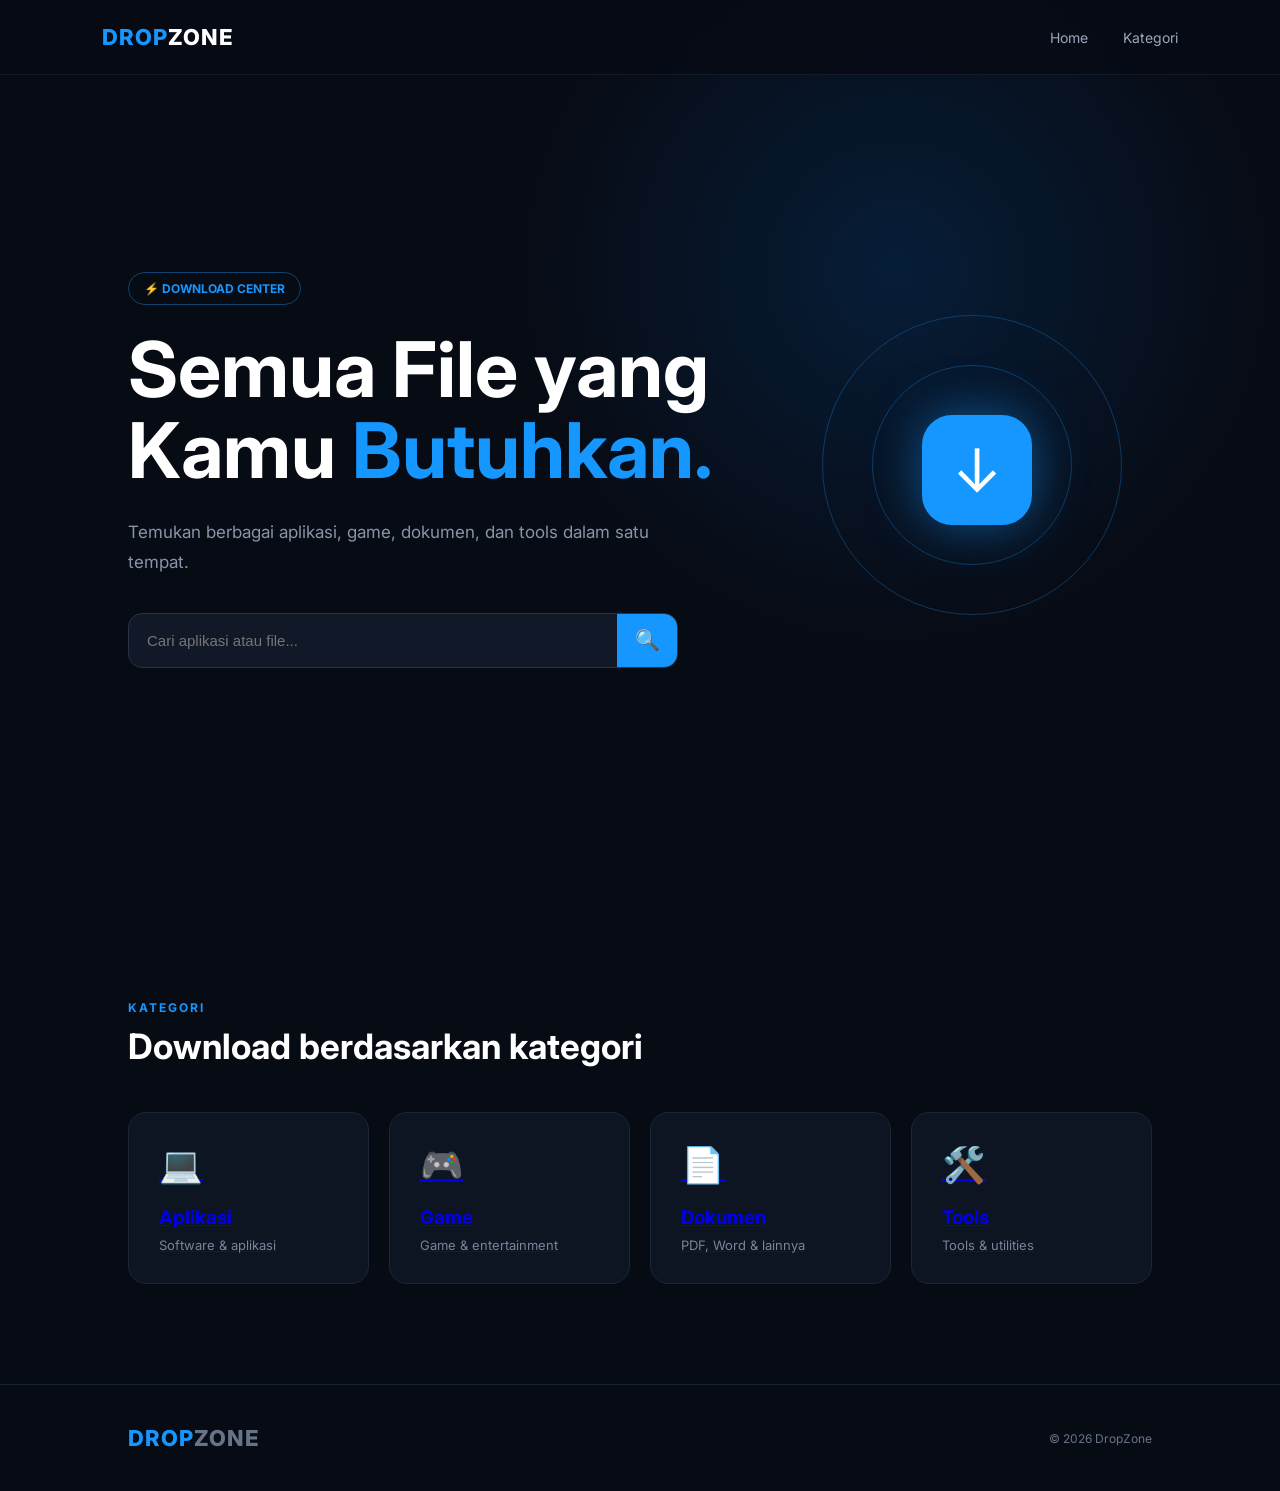
<file: index.html>
<!DOCTYPE html>
<html lang="id">

<head>
    <meta charset="UTF-8">
    <meta name="viewport" content="width=device-width, initial-scale=1.0">

    <title>DropZone - Download Center</title>

    <link rel="stylesheet" href="style.css">

    <link rel="preconnect" href="https://fonts.googleapis.com">
    <link rel="preconnect" href="https://fonts.gstatic.com" crossorigin>
    <link href="https://fonts.googleapis.com/css2?family=Inter:wght@400;500;600;700;800&display=swap" rel="stylesheet">
</head>

<body>

    <!-- NAVBAR -->

    <header class="navbar">

        <div class="logo">
            <span>DROP</span>ZONE
        </div>

        <nav>
            <a href="index.html">Home</a>
            <a href="#categories">Kategori</a>
        </nav>

    </header>


    <!-- COVER -->

    <section class="hero">

        <div class="hero-content">

            <div class="badge">
                ⚡ DOWNLOAD CENTER
            </div>

            <h1>
                Semua File yang Kamu
                <span>Butuhkan.</span>
            </h1>

            <p>
                Temukan berbagai aplikasi, game, dokumen,
                dan tools dalam satu tempat.
            </p>

            <div class="search-box">

                <input
                    type="text"
                    placeholder="Cari aplikasi atau file..."
                >

                <button>
                    🔍
                </button>

            </div>

        </div>


        <div class="hero-decoration">

            <div class="circle circle1"></div>

            <div class="circle circle2"></div>

            <div class="download-icon">
                ↓
            </div>

        </div>

    </section>


    <!-- KATEGORI -->

    <section class="categories" id="categories">

        <div class="section-title">

            <p>KATEGORI</p>

            <h2>
                Download berdasarkan kategori
            </h2>

        </div>


        <div class="category-container">


            <!-- APLIKASI -->

            <a
                href="aplikasi.html"
                class="category-card"
            >

                <div class="category-icon">
                    💻
                </div>

                <h3>
                    Aplikasi
                </h3>

                <p>
                    Software & aplikasi
                </p>

            </a>


            <!-- GAME -->

            <a
                href="game.html"
                class="category-card"
            >

                <div class="category-icon">
                    🎮
                </div>

                <h3>
                    Game
                </h3>

                <p>
                    Game & entertainment
                </p>

            </a>


            <!-- DOKUMEN -->

            <a
                href="dokumen.html"
                class="category-card"
            >

                <div class="category-icon">
                    📄
                </div>

                <h3>
                    Dokumen
                </h3>

                <p>
                    PDF, Word & lainnya
                </p>

            </a>


            <!-- TOOLS -->

            <a
                href="tools.html"
                class="category-card"
            >

                <div class="category-icon">
                    🛠️
                </div>

                <h3>
                    Tools
                </h3>

                <p>
                    Tools & utilities
                </p>

            </a>


        </div>

    </section>


    <!-- FOOTER -->

    <footer>

        <div class="logo">
            <span>DROP</span>ZONE
        </div>

        <p>
            © 2026 DropZone
        </p>

    </footer>

</body>

</html>
</file>
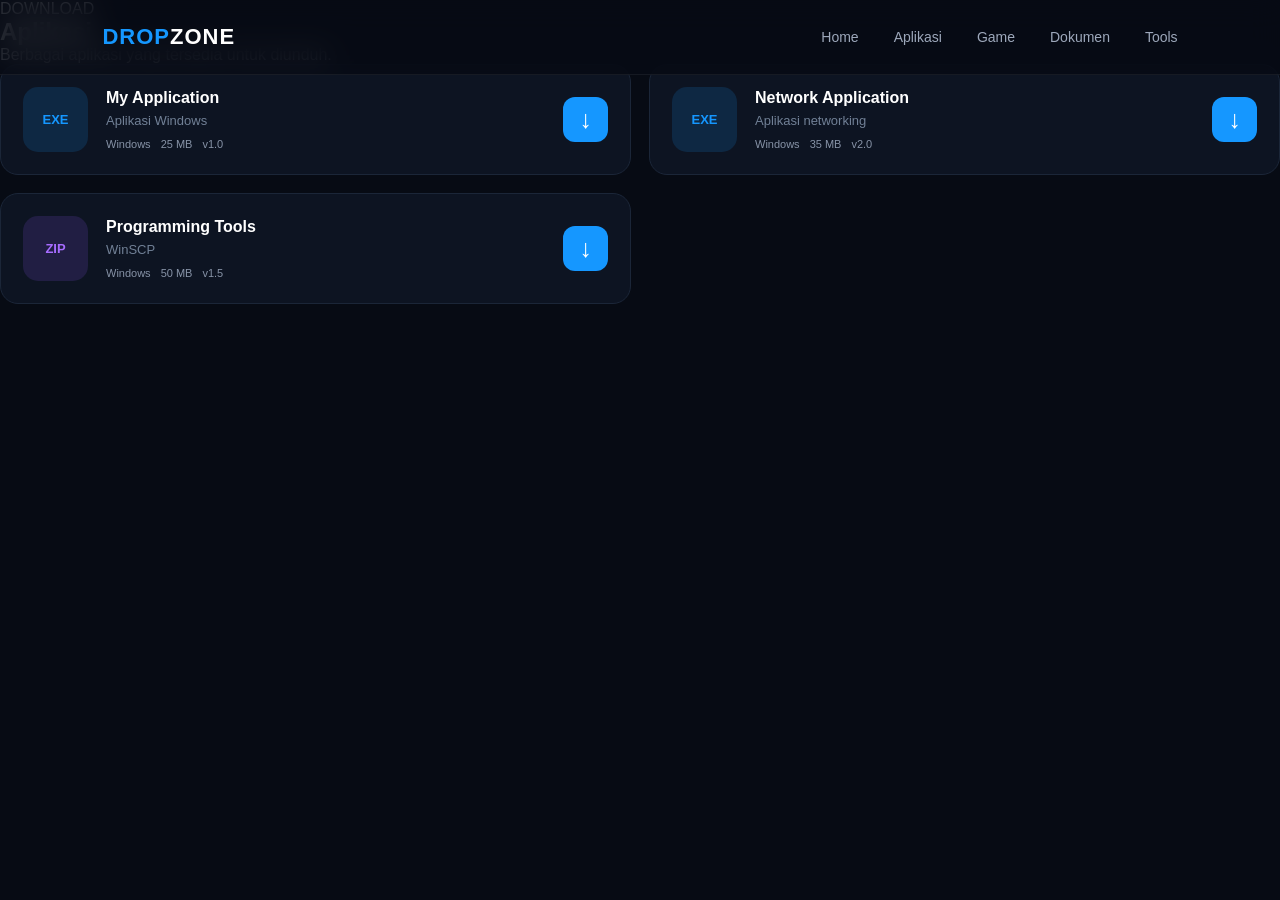
<file: aplikasi.html>
<!DOCTYPE html>
<html lang="id">

<head>

    <meta charset="UTF-8">

    <meta
        name="viewport"
        content="width=device-width, initial-scale=1.0"
    >

    <title>DropZone - Aplikasi</title>

    <link
        rel="stylesheet"
        href="style.css"
    >

</head>


<body>


<header class="navbar">

    <div class="logo">
        <span>DROP</span>ZONE
    </div>

    <nav>

        <a href="index.html">
            Home
        </a>

        <a href="aplikasi.html">
            Aplikasi
        </a>

        <a href="game.html">
            Game
        </a>

        <a href="dokumen.html">
            Dokumen
        </a>

        <a href="tools.html">
            Tools
        </a>

    </nav>

</header>



<section class="downloads-page">


    <div class="page-title">

        <p>
            DOWNLOAD
        </p>

        <h1>
            Aplikasi
        </h1>

        <span>
            Berbagai aplikasi yang tersedia untuk diunduh.
        </span>

    </div>



    <div class="download-grid">


        <!-- FILE 1 -->

        <div class="download-card">

            <div class="file-icon blue">
                EXE
            </div>

            <div class="file-info">

                <h3>
                    My Application
                </h3>

                <p>
                    Aplikasi Windows
                </p>

                <div class="file-detail">

                    <span>
                        Windows
                    </span>

                    <span>
                        25 MB
                    </span>

                    <span>
                        v1.0
                    </span>

                </div>

            </div>


            <a
                href="files/aplikasi/simplewall.zip"
                class="download-btn"
                download
            >
                ↓
            </a>

        </div>



        <!-- FILE 2 -->

        <div class="download-card">

            <div class="file-icon blue">
                EXE
            </div>

            <div class="file-info">

                <h3>
                    Network Application
                </h3>

                <p>
                    Aplikasi networking
                </p>

                <div class="file-detail">

                    <span>
                        Windows
                    </span>

                    <span>
                        35 MB
                    </span>

                    <span>
                        v2.0
                    </span>

                </div>

            </div>


            <a
                href="files/aplikasi/SEB_3.10.2.920_SetupBundle.exe"
                class="download-btn"
                download
            >
                ↓
            </a>

        </div>



        <!-- FILE 3 -->

        <div class="download-card">

            <div class="file-icon purple">
                ZIP
            </div>

            <div class="file-info">

                <h3>
                    Programming Tools
                </h3>

                <p>
                    WinSCP
                </p>

                <div class="file-detail">

                    <span>
                        Windows
                    </span>

                    <span>
                        50 MB
                    </span>

                    <span>
                        v1.5
                    </span>

                </div>

            </div>


            <a
                href="files/aplikasi/
                "
                class="download-btn"
                download
            >
                ↓
            </a>

        </div>


    </div>


</section>


</body>

</html>
</file>
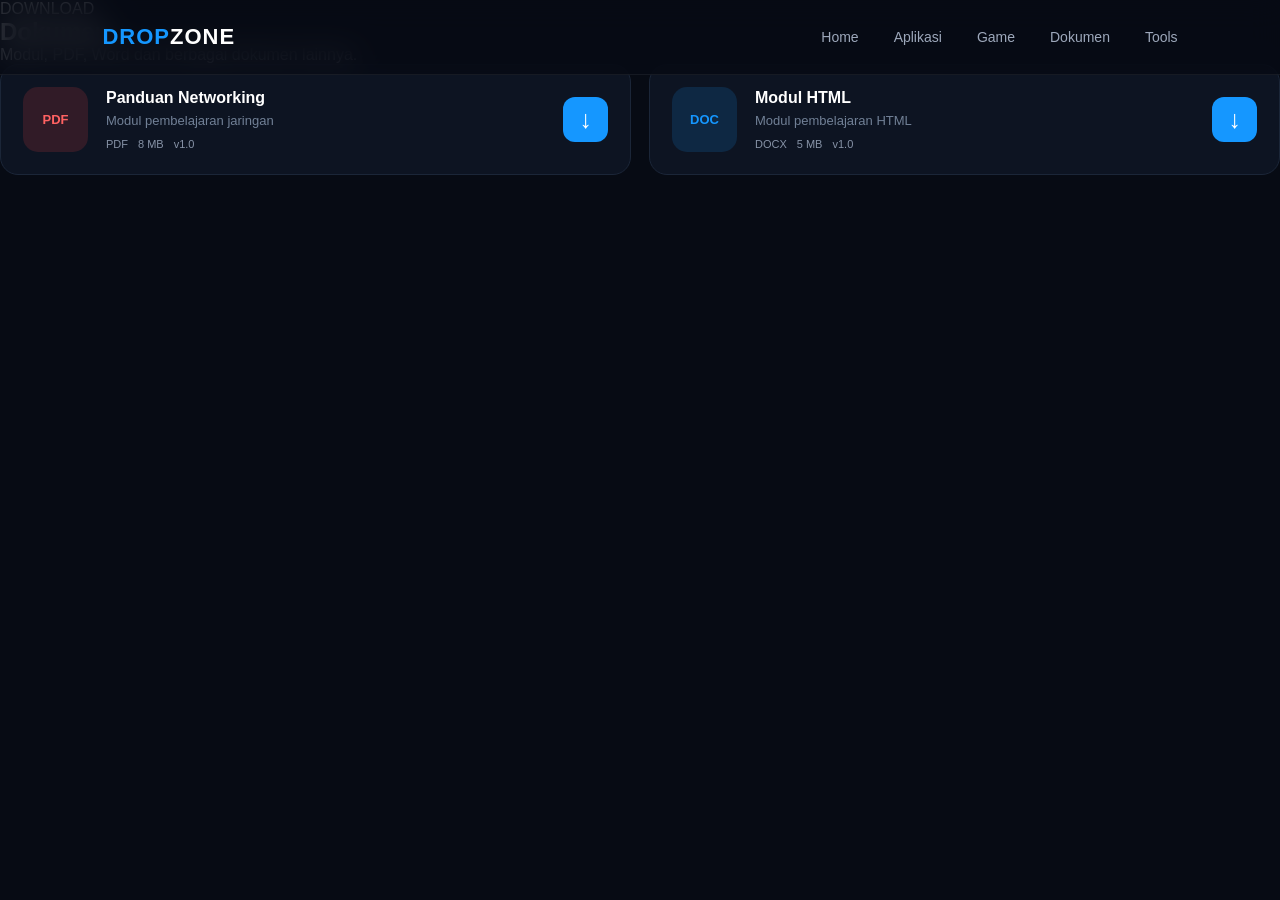
<file: dokumen.html>
<!DOCTYPE html>
<html lang="id">

<head>

    <meta charset="UTF-8">

    <meta
        name="viewport"
        content="width=device-width, initial-scale=1.0"
    >

    <title>DropZone - Dokumen</title>

    <link
        rel="stylesheet"
        href="style.css"
    >

</head>


<body>


<header class="navbar">

    <div class="logo">
        <span>DROP</span>ZONE
    </div>

    <nav>

        <a href="index.html">Home</a>
        <a href="aplikasi.html">Aplikasi</a>
        <a href="game.html">Game</a>
        <a href="dokumen.html">Dokumen</a>
        <a href="tools.html">Tools</a>

    </nav>

</header>



<section class="downloads-page">

    <div class="page-title">

        <p>
            DOWNLOAD
        </p>

        <h1>
            Dokumen
        </h1>

        <span>
            Modul, PDF, Word dan berbagai dokumen lainnya.
        </span>

    </div>



    <div class="download-grid">


        <div class="download-card">

            <div class="file-icon red">
                PDF
            </div>

            <div class="file-info">

                <h3>
                    Panduan Networking
                </h3>

                <p>
                    Modul pembelajaran jaringan
                </p>

                <div class="file-detail">

                    <span>PDF</span>
                    <span>8 MB</span>
                    <span>v1.0</span>

                </div>

            </div>


            <a
                href="files/dokumen/panduan-networking.pdf"
                class="download-btn"
                download
            >
                ↓
            </a>

        </div>


        <div class="download-card">

            <div class="file-icon blue">
                DOC
            </div>

            <div class="file-info">

                <h3>
                    Modul HTML
                </h3>

                <p>
                    Modul pembelajaran HTML
                </p>

                <div class="file-detail">

                    <span>DOCX</span>
                    <span>5 MB</span>
                    <span>v1.0</span>

                </div>

            </div>


            <a
                href="files/dokumen/modul-html.docx"
                class="download-btn"
                download
            >
                ↓
            </a>

        </div>


    </div>

</section>


</body>

</html>
</file>
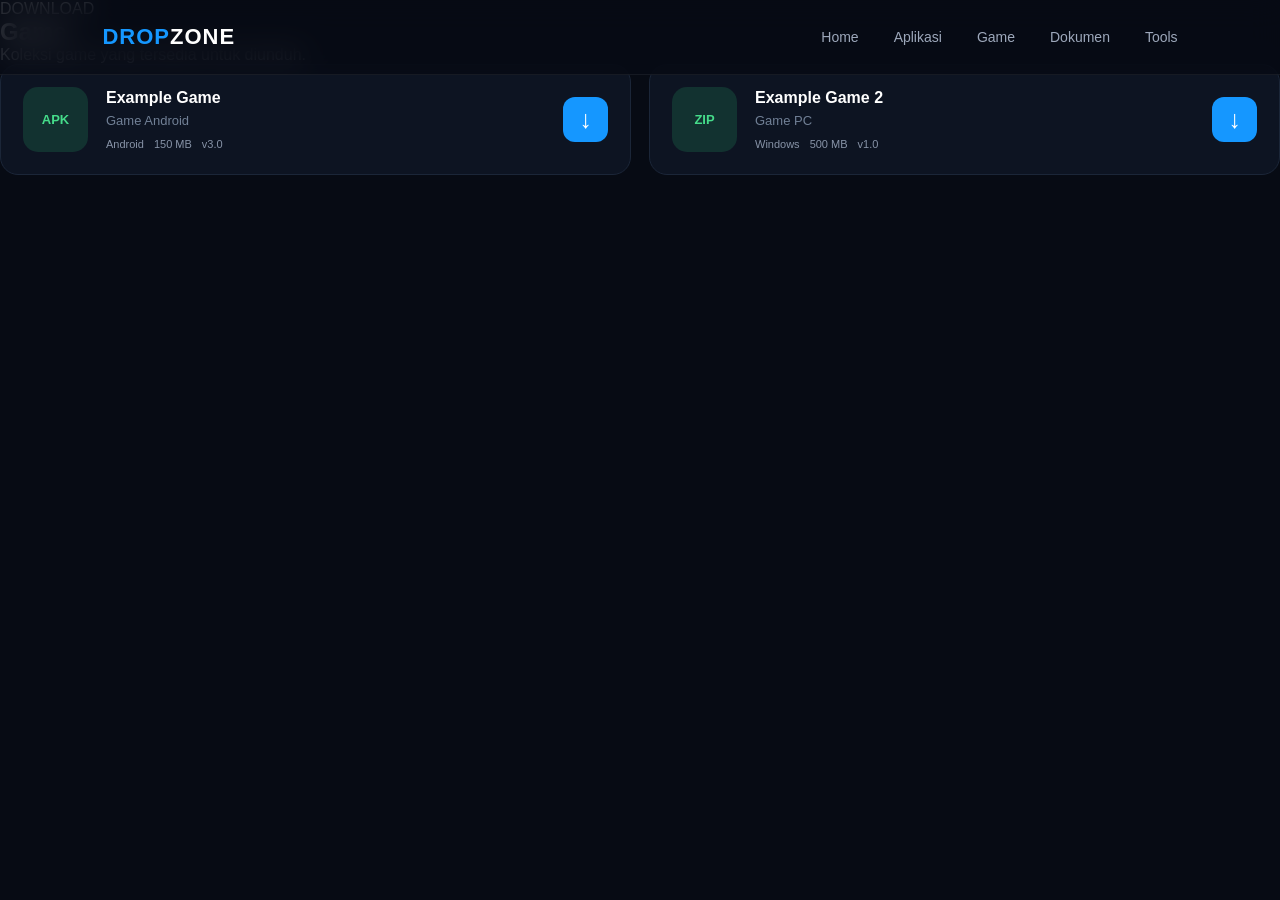
<file: game.html>
<!DOCTYPE html>
<html lang="id">

<head>

    <meta charset="UTF-8">

    <meta
        name="viewport"
        content="width=device-width, initial-scale=1.0"
    >

    <title>DropZone - Game</title>

    <link
        rel="stylesheet"
        href="style.css"
    >

</head>


<body>


<header class="navbar">

    <div class="logo">
        <span>DROP</span>ZONE
    </div>

    <nav>

        <a href="index.html">
            Home
        </a>

        <a href="aplikasi.html">
            Aplikasi
        </a>

        <a href="game.html">
            Game
        </a>

        <a href="dokumen.html">
            Dokumen
        </a>

        <a href="tools.html">
            Tools
        </a>

    </nav>

</header>



<section class="downloads-page">

    <div class="page-title">

        <p>
            DOWNLOAD
        </p>

        <h1>
            Game
        </h1>

        <span>
            Koleksi game yang tersedia untuk diunduh.
        </span>

    </div>



    <div class="download-grid">


        <div class="download-card">

            <div class="file-icon green">
                APK
            </div>

            <div class="file-info">

                <h3>
                    Example Game
                </h3>

                <p>
                    Game Android
                </p>

                <div class="file-detail">

                    <span>
                        Android
                    </span>

                    <span>
                        150 MB
                    </span>

                    <span>
                        v3.0
                    </span>

                </div>

            </div>


            <a
                href="files/game/example-game.apk"
                class="download-btn"
                download
            >
                ↓
            </a>

        </div>


        <div class="download-card">

            <div class="file-icon green">
                ZIP
            </div>

            <div class="file-info">

                <h3>
                    Example Game 2
                </h3>

                <p>
                    Game PC
                </p>

                <div class="file-detail">

                    <span>
                        Windows
                    </span>

                    <span>
                        500 MB
                    </span>

                    <span>
                        v1.0
                    </span>

                </div>

            </div>


            <a
                href="files/game/example-game-2.zip"
                class="download-btn"
                download
            >
                ↓
            </a>

        </div>


    </div>

</section>


</body>

</html>
</file>
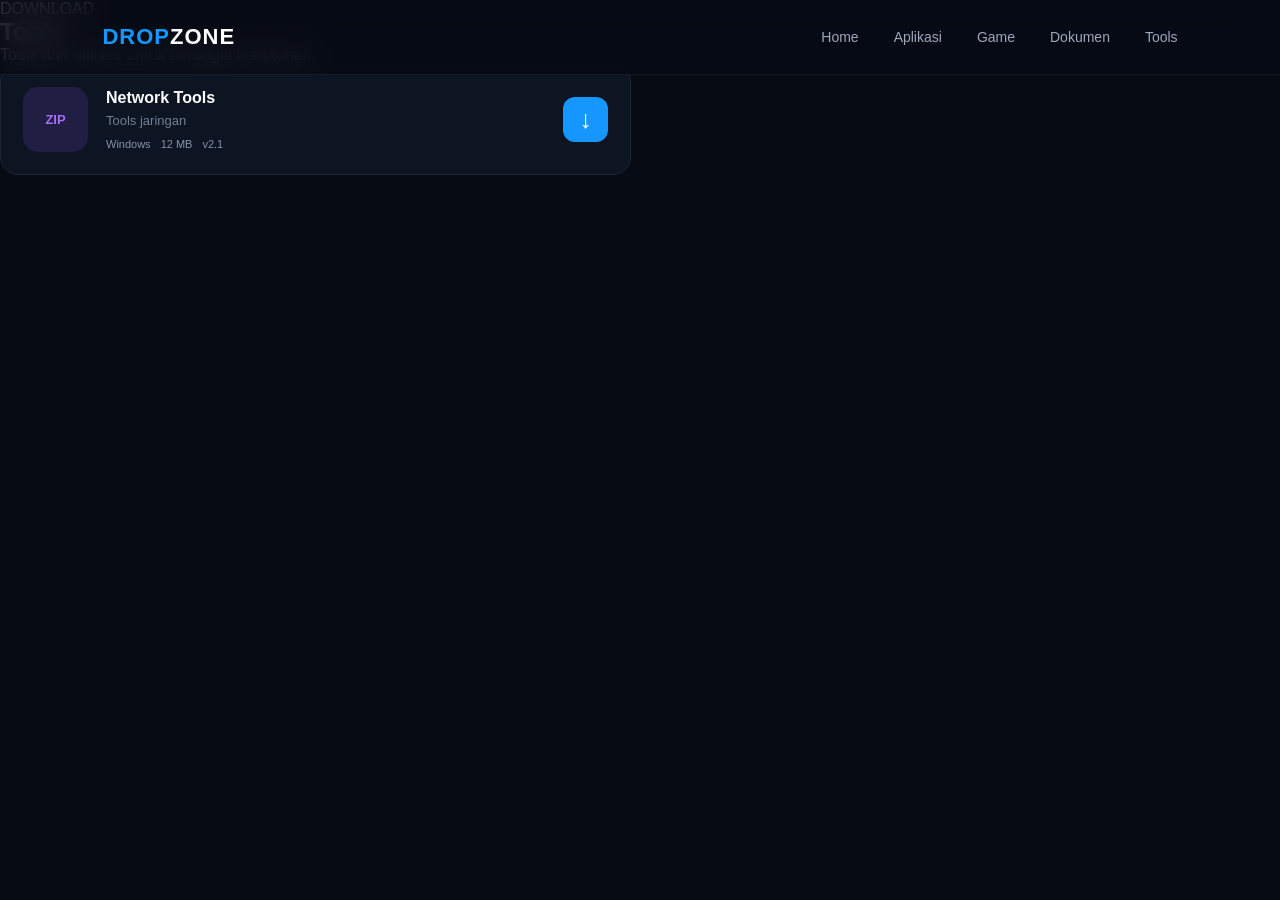
<file: Tools.html>
<!DOCTYPE html>
<html lang="id">

<head>

    <meta charset="UTF-8">

    <meta
        name="viewport"
        content="width=device-width, initial-scale=1.0"
    >

    <title>DropZone - Tools</title>

    <link
        rel="stylesheet"
        href="style.css"
    >

</head>


<body>


<header class="navbar">

    <div class="logo">
        <span>DROP</span>ZONE
    </div>

    <nav>

        <a href="index.html">Home</a>
        <a href="aplikasi.html">Aplikasi</a>
        <a href="game.html">Game</a>
        <a href="dokumen.html">Dokumen</a>
        <a href="tools.html">Tools</a>

    </nav>

</header>



<section class="downloads-page">

    <div class="page-title">

        <p>
            DOWNLOAD
        </p>

        <h1>
            Tools
        </h1>

        <span>
            Tools dan utilities untuk berbagai kebutuhan.
        </span>

    </div>



    <div class="download-grid">


        <div class="download-card">

            <div class="file-icon purple">
                ZIP
            </div>

            <div class="file-info">

                <h3>
                    Network Tools
                </h3>

                <p>
                    Tools jaringan
                </p>

                <div class="file-detail">

                    <span>
                        Windows
                    </span>

                    <span>
                        12 MB
                    </span>

                    <span>
                        v2.1
                    </span>

                </div>

            </div>


            <a
                href="files/tools/network-tools.zip"
                class="download-btn"
                download
            >
                ↓
            </a>

        </div>


    </div>

</section>


</body>

</html>
</file>
<file: style.css>
* {
    margin: 0;
    padding: 0;
    box-sizing: border-box;
}

html {
    scroll-behavior: smooth;
}

body {
    font-family: "Inter", sans-serif;
    background: #070b14;
    color: white;
}


/* =========================
   NAVBAR
========================= */

.navbar {
    position: fixed;
    top: 0;
    width: 100%;
    height: 75px;

    display: flex;
    align-items: center;
    justify-content: space-between;

    padding: 0 8%;

    background: rgba(7, 11, 20, 0.8);
    backdrop-filter: blur(15px);

    border-bottom: 1px solid rgba(255,255,255,0.06);

    z-index: 1000;
}

.logo {
    font-size: 22px;
    font-weight: 800;
    letter-spacing: 1px;
}

.logo span {
    color: #1597ff;
}

nav {
    display: flex;
    gap: 35px;
}

nav a {
    color: #9da8bb;
    text-decoration: none;
    font-size: 14px;
    transition: 0.3s;
}

nav a:hover {
    color: #1597ff;
}

.menu-btn {
    display: none;
    background: none;
    border: none;
    color: white;
    font-size: 25px;
}


/* =========================
   HERO
========================= */

.hero {
    min-height: 100vh;

    display: flex;
    align-items: center;
    justify-content: space-between;

    padding: 120px 10% 80px;

    overflow: hidden;

    background:
        radial-gradient(circle at 70% 30%, rgba(0, 132, 255, 0.15), transparent 35%);
}

.hero-content {
    max-width: 650px;
}

.badge {
    display: inline-block;

    padding: 8px 15px;

    border: 1px solid rgba(21,151,255,0.4);
    border-radius: 30px;

    color: #1597ff;
    font-size: 12px;
    font-weight: 700;

    margin-bottom: 25px;
}

.hero h1 {
    font-size: clamp(45px, 6vw, 80px);
    line-height: 1.05;
    margin-bottom: 25px;
}

.hero h1 span {
    color: #1597ff;
}

.hero p {
    color: #8994a8;
    line-height: 1.8;
    font-size: 17px;
    max-width: 550px;
}


/* SEARCH */

.search-box {
    margin-top: 35px;

    display: flex;

    width: 100%;
    max-width: 550px;

    background: #111827;

    border: 1px solid #263247;

    border-radius: 14px;

    overflow: hidden;
}

.search-box input {
    flex: 1;

    padding: 18px;

    background: transparent;

    border: none;
    outline: none;

    color: white;

    font-size: 15px;
}

.search-box button {
    width: 60px;

    border: none;

    background: #1597ff;

    color: white;

    font-size: 20px;

    cursor: pointer;

    transition: 0.3s;
}

.search-box button:hover {
    background: #087bd8;
}


/* HERO DECORATION */

.hero-decoration {
    position: relative;

    width: 350px;
    height: 350px;
}

.circle {
    position: absolute;

    border-radius: 50%;

    border: 1px solid rgba(21,151,255,0.3);
}

.circle1 {
    width: 300px;
    height: 300px;

    top: 20px;
    left: 20px;

    animation: rotate 15s linear infinite;
}

.circle2 {
    width: 200px;
    height: 200px;

    top: 70px;
    left: 70px;

    animation: rotate 8s linear infinite reverse;
}

.download-icon {
    position: absolute;

    width: 110px;
    height: 110px;

    display: flex;
    align-items: center;
    justify-content: center;

    top: 120px;
    left: 120px;

    border-radius: 30px;

    background: #1597ff;

    font-size: 60px;

    box-shadow:
        0 0 50px rgba(21,151,255,0.5);

    animation: floating 3s ease-in-out infinite;
}

@keyframes rotate {
    from {
        transform: rotate(0);
    }

    to {
        transform: rotate(360deg);
    }
}

@keyframes floating {

    0%, 100% {
        transform: translateY(0);
    }

    50% {
        transform: translateY(-15px);
    }

}


/* =========================
   SECTION
========================= */

.categories,
.downloads,
.about {
    padding: 100px 10%;
}

.section-title {
    margin-bottom: 45px;
}

.section-title p,
.small-title {
    color: #1597ff;
    font-size: 12px;
    font-weight: 700;
    letter-spacing: 2px;
    margin-bottom: 10px;
}

.section-title h2 {
    font-size: 35px;
}


/* =========================
   CATEGORY
========================= */

.category-container {
    display: grid;

    grid-template-columns:
        repeat(4, 1fr);

    gap: 20px;
}

.category-card {
    padding: 30px;

    background: #0d1422;

    border: 1px solid #1b2638;

    border-radius: 18px;

    cursor: pointer;

    transition: 0.3s;
}

.category-card:hover {
    transform: translateY(-8px);

    border-color: #1597ff;

    box-shadow:
        0 15px 40px rgba(0, 132, 255, 0.12);
}

.category-icon {
    font-size: 35px;

    margin-bottom: 20px;
}

.category-card h3 {
    margin-bottom: 8px;
}

.category-card p {
    color: #77849a;
    font-size: 13px;
}


/* =========================
   DOWNLOAD
========================= */

.downloads {
    background: #090f1b;
}

.download-grid {
    display: grid;

    grid-template-columns:
        repeat(2, 1fr);

    gap: 18px;
}

.download-card {
    display: flex;

    align-items: center;

    padding: 22px;

    background: #0d1422;

    border: 1px solid #1b2638;

    border-radius: 18px;

    transition: 0.3s;
}

.download-card:hover {
    transform: translateY(-4px);

    border-color: #1597ff;
}

.file-icon {
    width: 65px;
    height: 65px;

    display: flex;
    align-items: center;
    justify-content: center;

    border-radius: 15px;

    font-size: 13px;
    font-weight: 800;

    margin-right: 18px;
}

.blue {
    background: rgba(21,151,255,0.15);
    color: #1597ff;
}

.purple {
    background: rgba(150,90,255,0.15);
    color: #a76cff;
}

.red {
    background: rgba(255,70,70,0.15);
    color: #ff6262;
}

.green {
    background: rgba(50,220,130,0.15);
    color: #45dc8a;
}

.file-info {
    flex: 1;
}

.file-info h3 {
    font-size: 16px;
    margin-bottom: 6px;
}

.file-info p {
    color: #718096;
    font-size: 13px;
    margin-bottom: 10px;
}

.file-detail {
    display: flex;
    gap: 10px;
}

.file-detail span {
    color: #8793a7;
    font-size: 11px;
}

.download-btn {
    width: 45px;
    height: 45px;

    display: flex;
    align-items: center;
    justify-content: center;

    border-radius: 12px;

    background: #1597ff;

    color: white;

    text-decoration: none;

    font-size: 25px;

    transition: 0.3s;
}

.download-btn:hover {
    background: #087bd8;

    transform: scale(1.1);
}


/* =========================
   ABOUT
========================= */

.about-box {
    display: flex;

    justify-content: space-between;
    align-items: center;

    padding: 50px;

    background:
        linear-gradient(
            135deg,
            #0d1829,
            #0b111d
        );

    border: 1px solid #1d2c42;

    border-radius: 25px;
}

.about-box h2 {
    max-width: 550px;

    font-size: 38px;

    margin-bottom: 20px;
}

.about-box p {
    max-width: 550px;

    color: #7e8ca3;

    line-height: 1.7;
}

.stats {
    display: flex;
    gap: 45px;
}

.stats div {
    display: flex;
    flex-direction: column;
}

.stats strong {
    font-size: 30px;
    color: #1597ff;
}

.stats span {
    color: #718096;
    font-size: 12px;
}


/* =========================
   FOOTER
========================= */

footer {
    padding: 40px 10%;

    display: flex;

    justify-content: space-between;
    align-items: center;

    border-top: 1px solid #182235;

    color: #667389;
}

footer p {
    font-size: 12px;
}


/* =========================
   RESPONSIVE
========================= */

@media (max-width: 800px) {

    nav {
        display: none;
    }

    .menu-btn {
        display: block;
    }

    .hero {
        text-align: center;
        justify-content: center;
    }

    .hero-decoration {
        display: none;
    }

    .search-box {
        margin-left: auto;
        margin-right: auto;
    }

    .category-container {
        grid-template-columns:
            repeat(2, 1fr);
    }

    .download-grid {
        grid-template-columns: 1fr;
    }

    .about-box {
        flex-direction: column;
        gap: 40px;
        text-align: center;
    }

    .stats {
        justify-content: center;
    }

    footer {
        flex-direction: column;
        gap: 15px;
    }
}


@media (max-width: 500px) {

    .category-container {
        grid-template-columns: 1fr;
    }

    .hero h1 {
        font-size: 45px;
    }

    .categories,
    .downloads,
    .about {
        padding-left: 6%;
        padding-right: 6%;
    }

}
</file>
